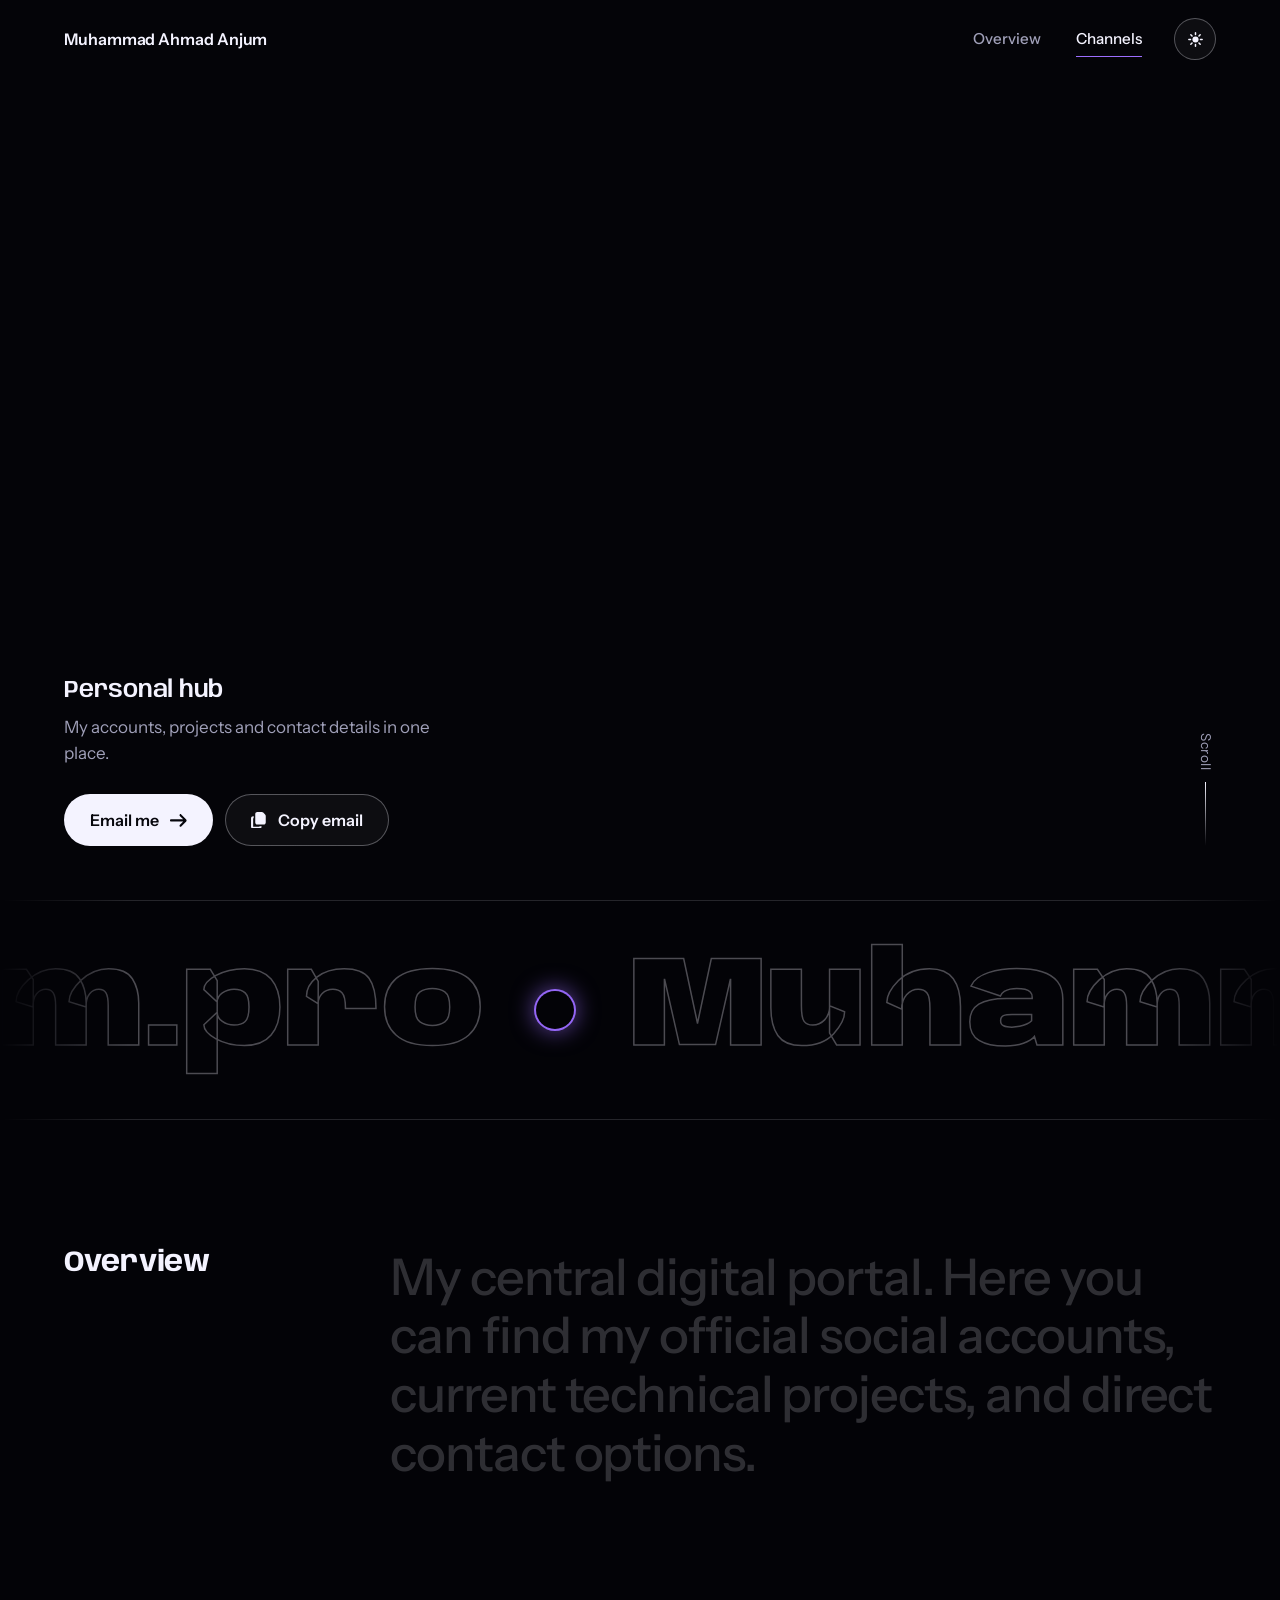
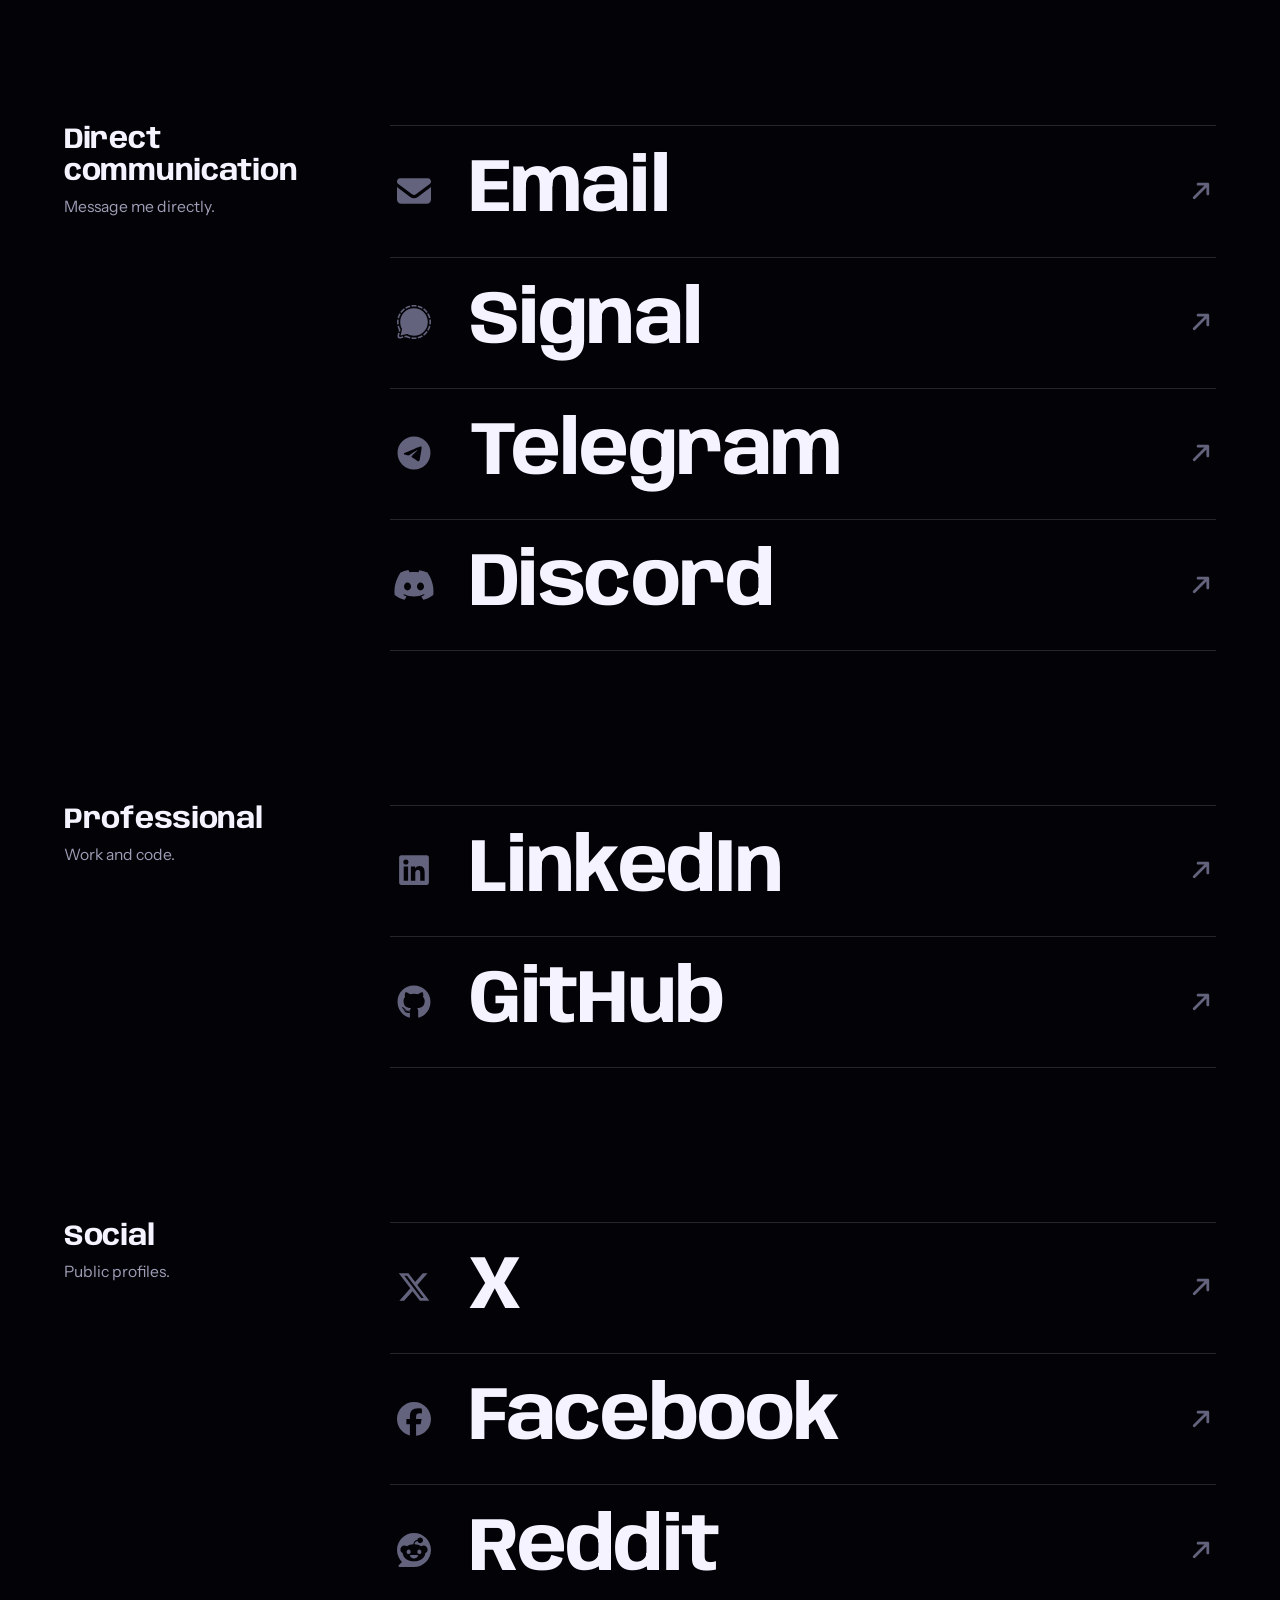
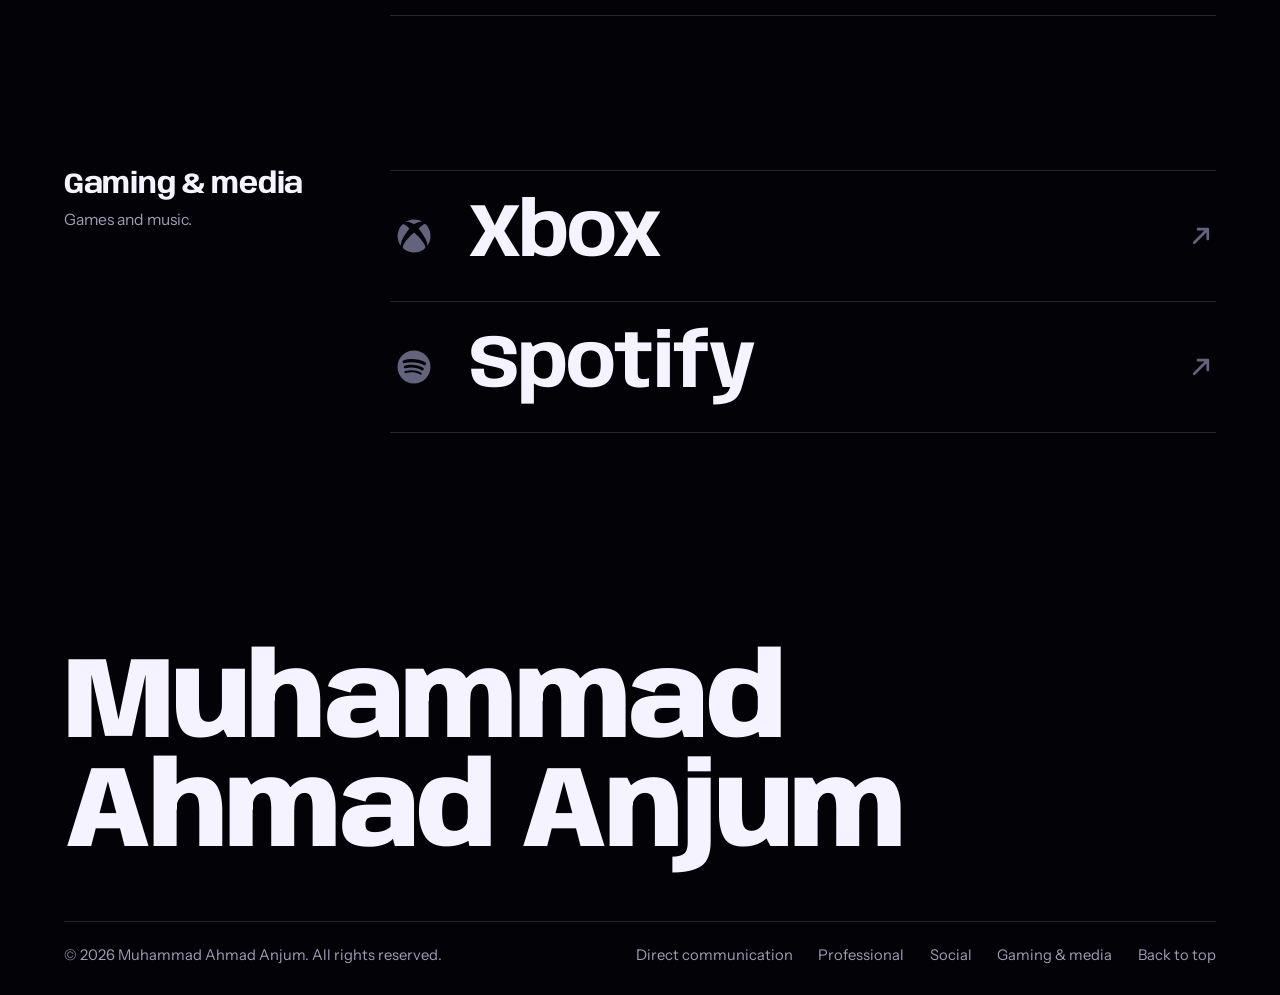
<file: index.html>
<!DOCTYPE html>
<html lang="en" class="no-js" data-theme="dark">
<head>
    <meta charset="utf-8">
    <meta name="viewport" content="width=device-width, initial-scale=1, viewport-fit=cover">
    <script>
        /* Runs before first paint: enables JS-only styles and applies the saved theme (no flash). */
        document.documentElement.className = 'js';
        try { if (localStorage.getItem('anjum_pro_theme') === 'light') document.documentElement.setAttribute('data-theme', 'light'); } catch (e) {}
    </script>

    <!-- Primary search engine SEO -->
    <title>Muhammad Ahmad Anjum | Official Personal Hub</title>
    <meta name="title" content="Muhammad Ahmad Anjum | Official Personal Hub">
    <meta name="description" content="Official website of Muhammad Ahmad Anjum. Find his official profiles and contact him by email, Signal, Telegram, Discord, LinkedIn or GitHub.">
    <meta name="keywords" content="Muhammad Ahmad Anjum, Ahmad Anjum, Anjum, anjum.pro, personal hub, personal website, portfolio, tech consultant">
    <meta name="author" content="Muhammad Ahmad Anjum">
    <meta name="robots" content="index, follow, max-image-preview:large, max-snippet:-1, max-video-preview:-1">
    <meta name="googlebot" content="index, follow, max-image-preview:large, max-snippet:-1, max-video-preview:-1">
    <meta name="application-name" content="Muhammad Ahmad Anjum">
    <meta name="apple-mobile-web-app-title" content="Anjum">
    <meta name="referrer" content="strict-origin-when-cross-origin">
    <meta name="color-scheme" content="dark light">
    <meta name="theme-color" content="#030307">
    <meta name="msapplication-TileColor" content="#030307">
    <link rel="canonical" href="https://anjum.pro/">
    <link rel="alternate" hreflang="en" href="https://anjum.pro/">
    <link rel="alternate" hreflang="x-default" href="https://anjum.pro/">

    <!-- Security & HTTPS policy -->
    <meta http-equiv="Content-Security-Policy" content="upgrade-insecure-requests">

    <!-- Tab icon and app icons -->
    <link rel="icon" href="favicon.svg" type="image/svg+xml">
    <link rel="icon" href="favicon.ico" sizes="48x48">
    <link rel="icon" href="assets/icons/favicon-32.png" type="image/png" sizes="32x32">
    <link rel="icon" href="assets/icons/favicon-16.png" type="image/png" sizes="16x16">
    <link rel="apple-touch-icon" href="assets/icons/apple-touch-icon.png" sizes="180x180">
    <link rel="manifest" href="site.webmanifest">

    <!-- Open Graph / Facebook / LinkedIn / WhatsApp / Telegram / Discord -->
    <meta property="og:type" content="website">
    <meta property="og:site_name" content="Muhammad Ahmad Anjum">
    <meta property="og:locale" content="en_US">
    <meta property="og:url" content="https://anjum.pro/">
    <meta property="og:title" content="Muhammad Ahmad Anjum | Official Personal Hub">
    <meta property="og:description" content="Muhammad Ahmad Anjum's official personal hub: social accounts, technical projects and direct contact options in one place.">
    <meta property="og:image" content="https://anjum.pro/assets/og-preview.png">
    <meta property="og:image:secure_url" content="https://anjum.pro/assets/og-preview.png">
    <meta property="og:image:type" content="image/png">
    <meta property="og:image:width" content="1200">
    <meta property="og:image:height" content="630">
    <meta property="og:image:alt" content="Muhammad Ahmad Anjum: official personal hub">

    <!-- Twitter / X -->
    <meta name="twitter:card" content="summary_large_image">
    <meta name="twitter:url" content="https://anjum.pro/">
    <meta name="twitter:title" content="Muhammad Ahmad Anjum | Official Personal Hub">
    <meta name="twitter:description" content="Official accounts, technical projects and direct contact options of Muhammad Ahmad Anjum.">
    <meta name="twitter:image" content="https://anjum.pro/assets/og-preview.png">
    <meta name="twitter:image:alt" content="Muhammad Ahmad Anjum: official personal hub">
    <meta name="twitter:site" content="@m_ahmad_anjum">
    <meta name="twitter:creator" content="@m_ahmad_anjum">

    <!-- Structured data (JSON-LD): site, page, and person entity for Google -->
    <script type="application/ld+json">
    {
      "@context": "https://schema.org",
      "@graph": [
        {
          "@type": "WebSite",
          "@id": "https://anjum.pro/#website",
          "url": "https://anjum.pro/",
          "name": "Muhammad Ahmad Anjum",
          "alternateName": ["anjum.pro"],
          "description": "Official personal hub of Muhammad Ahmad Anjum: social accounts, technical projects and direct contact options.",
          "inLanguage": "en",
          "publisher": { "@id": "https://anjum.pro/#person" }
        },
        {
          "@type": "ProfilePage",
          "@id": "https://anjum.pro/#webpage",
          "url": "https://anjum.pro/",
          "name": "Muhammad Ahmad Anjum | Official Personal Hub",
          "description": "Official website of Muhammad Ahmad Anjum. Official profiles and direct contact options.",
          "inLanguage": "en",
          "dateModified": "2026-10-08",
          "isPartOf": { "@id": "https://anjum.pro/#website" },
          "about": { "@id": "https://anjum.pro/#person" },
          "mainEntity": { "@id": "https://anjum.pro/#person" },
          "primaryImageOfPage": { "@id": "https://anjum.pro/#preview" }
        },
        {
          "@type": "Person",
          "@id": "https://anjum.pro/#person",
          "name": "Muhammad Ahmad Anjum",
          "alternateName": ["Ahmad Anjum"],
          "url": "https://anjum.pro/",
          "mainEntityOfPage": { "@id": "https://anjum.pro/#webpage" },
          "email": "mailto:ahmad@anjum.pro",
          "description": "Muhammad Ahmad Anjum: official social accounts and direct contact options.",
          "sameAs": [
            "https://www.linkedin.com/in/muhammadahmadanjum",
            "https://github.com/muhammadahmadanjum19",
            "https://x.com/m_ahmad_anjum",
            "https://www.facebook.com/muhammadahmadanjum.19",
            "https://www.reddit.com/user/muhammad_ahmad_anjum",
            "https://t.me/muhammad_ahmad_anjum",
            "https://open.spotify.com/user/31hgcnpl7imrjnil62mlmded3xci"
          ]
        },
        {
          "@type": "ImageObject",
          "@id": "https://anjum.pro/#preview",
          "url": "https://anjum.pro/assets/og-preview.png",
          "contentUrl": "https://anjum.pro/assets/og-preview.png",
          "width": 1200,
          "height": 630,
          "caption": "Muhammad Ahmad Anjum"
        }
      ]
    }
    </script>

    <!-- Fonts: Anybody (variable width + weight) for display, Instrument Sans for text -->
    <link rel="preconnect" href="https://fonts.googleapis.com">
    <link rel="preconnect" href="https://fonts.gstatic.com" crossorigin>
    <link href="https://fonts.googleapis.com/css2?family=Anybody:wdth,wght@50..150,100..900&family=Instrument+Sans:wght@400..700&display=swap" rel="stylesheet">

    <link rel="stylesheet" href="style.css?v=4">
    <script src="script.js?v=4" defer></script>
</head>
<body>
    <a class="skip" href="#main">Skip to content</a>

    <!-- Boot sequence: startup screen with the name -->
    <div class="loader" id="loader" aria-hidden="true">
        <div class="loader__core">
            <p class="loader__name" id="loaderName">Muhammad Ahmad Anjum</p>
        </div>
        <div class="loader__count"><span id="loaderNum">0</span><span class="loader__pct">%</span></div>
    </div>

    <!-- Atmosphere: cursor light and film grain -->
    <div class="glow" id="glow" aria-hidden="true"></div>
    <div class="grain" aria-hidden="true"></div>

    <header class="nav" id="nav">
        <a class="brand" href="#top" aria-label="Muhammad Ahmad Anjum. Back to top">
            <span class="brand__name">Muhammad Ahmad Anjum</span>
        </a>
        <nav class="nav__links" aria-label="Page sections">
            <a href="#overview" data-section="overview">Overview</a>
            <a href="#channels" data-section="channels">Channels</a>
        </nav>
        <button class="theme" id="themeBtn" type="button" aria-label="Switch to light theme">
            <svg class="theme__moon" aria-hidden="true" focusable="false"><use href="#i-moon"/></svg>
            <svg class="theme__sun" aria-hidden="true" focusable="false"><use href="#i-sun"/></svg>
        </button>
    </header>

    <main id="main">
        <!-- Hero -->
        <section class="hero" id="top" aria-labelledby="name">
            <div class="hero__inner">
                <h1 class="name" id="name"><span class="line">Muhammad</span> <span class="line">Ahmad</span> <span class="line">Anjum</span></h1>
                <p class="hero__sub rv">Personal hub</p>
                <p class="hero__lede rv">My accounts, projects and contact details in one place.</p>
                <div class="hero__actions rv">
                    <a class="btn btn--solid" href="mailto:ahmad@anjum.pro" data-magnet>
                        <span>Email me</span>
                        <svg aria-hidden="true" focusable="false"><use href="#i-arrow-right"/></svg>
                    </a>
                    <button class="btn btn--ghost" id="copyEmail" type="button" data-magnet>
                        <svg aria-hidden="true" focusable="false"><use href="#i-copy"/></svg>
                        <span>Copy email</span>
                    </button>
                </div>
            </div>
            <a class="cue rv" href="#overview" aria-label="Scroll to overview"><span>Scroll</span><i aria-hidden="true"></i></a>
        </section>

        <!-- Velocity ticker -->
        <div class="strip" id="strip" aria-hidden="true">
            <div class="strip__track" id="stripTrack">
                <span>Muhammad Ahmad Anjum</span><b></b><span>anjum.pro</span><b></b>
            </div>
        </div>

        <!-- Overview -->
        <section class="block" id="overview" aria-labelledby="overview-h">
            <header class="block__head">
                <h2 id="overview-h">Overview</h2>
            </header>
            <p class="statement" id="statement">My central digital portal. Here you can find my official social accounts, current technical projects, and direct contact options.</p>
        </section>

        <!-- Channels -->
        <div id="channels" class="channels">
            <section class="block" id="communication" aria-labelledby="communication-h">
                <header class="block__head">
                    <h2 id="communication-h">Direct communication</h2>
                    <p>Message me directly.</p>
                </header>
                <ul class="rows">
                    <li><a class="row" href="mailto:ahmad@anjum.pro" style="--brand:182,156,255">
                        <svg class="row__icon" aria-hidden="true" focusable="false"><use href="#i-envelope"/></svg>
                        <span class="row__label">Email</span>
                        <svg class="row__arrow" aria-hidden="true" focusable="false"><use href="#i-arrow-right"/></svg>
                    </a></li>
                    <li><a class="row" href="https://signal.me/#eu/giFS_uNofX14Y6HrnS8mdsIUWYYcZF1wOnW-ahIKJu_mPaOoOz5G_Kz8alIGQmPI" target="_blank" rel="noopener noreferrer" style="--brand:88,132,255">
                        <svg class="row__icon" aria-hidden="true" focusable="false"><use href="#i-signal"/></svg>
                        <span class="row__label">Signal<span class="sr"> (opens in a new tab)</span></span>
                        <svg class="row__arrow" aria-hidden="true" focusable="false"><use href="#i-arrow-right"/></svg>
                    </a></li>
                    <li><a class="row" href="https://t.me/muhammad_ahmad_anjum" target="_blank" rel="me noopener noreferrer" style="--brand:39,167,231">
                        <svg class="row__icon" aria-hidden="true" focusable="false"><use href="#i-telegram"/></svg>
                        <span class="row__label">Telegram<span class="sr"> (opens in a new tab)</span></span>
                        <svg class="row__arrow" aria-hidden="true" focusable="false"><use href="#i-arrow-right"/></svg>
                    </a></li>
                    <li><a class="row" href="https://discord.com/users/1290513391709982774" target="_blank" rel="noopener noreferrer" style="--brand:114,127,255">
                        <svg class="row__icon" aria-hidden="true" focusable="false"><use href="#i-discord"/></svg>
                        <span class="row__label">Discord<span class="sr"> (opens in a new tab)</span></span>
                        <svg class="row__arrow" aria-hidden="true" focusable="false"><use href="#i-arrow-right"/></svg>
                    </a></li>
                </ul>
            </section>

            <section class="block" id="professional" aria-labelledby="professional-h">
                <header class="block__head">
                    <h2 id="professional-h">Professional</h2>
                    <p>Work and code.</p>
                </header>
                <ul class="rows">
                    <li><a class="row" href="https://www.linkedin.com/in/muhammadahmadanjum" target="_blank" rel="me noopener noreferrer" style="--brand:58,150,240">
                        <svg class="row__icon" aria-hidden="true" focusable="false"><use href="#i-linkedin"/></svg>
                        <span class="row__label">LinkedIn<span class="sr"> (opens in a new tab)</span></span>
                        <svg class="row__arrow" aria-hidden="true" focusable="false"><use href="#i-arrow-right"/></svg>
                    </a></li>
                    <li><a class="row" href="https://github.com/muhammadahmadanjum19" target="_blank" rel="me noopener noreferrer" style="--brand:200,190,255">
                        <svg class="row__icon" aria-hidden="true" focusable="false"><use href="#i-github"/></svg>
                        <span class="row__label">GitHub<span class="sr"> (opens in a new tab)</span></span>
                        <svg class="row__arrow" aria-hidden="true" focusable="false"><use href="#i-arrow-right"/></svg>
                    </a></li>
                </ul>
            </section>

            <section class="block" id="social" aria-labelledby="social-h">
                <header class="block__head">
                    <h2 id="social-h">Social</h2>
                    <p>Public profiles.</p>
                </header>
                <ul class="rows">
                    <li><a class="row" href="https://x.com/m_ahmad_anjum" target="_blank" rel="me noopener noreferrer" style="--brand:220,215,255">
                        <svg class="row__icon" aria-hidden="true" focusable="false"><use href="#i-x"/></svg>
                        <span class="row__label">X<span class="sr"> (opens in a new tab)</span></span>
                        <svg class="row__arrow" aria-hidden="true" focusable="false"><use href="#i-arrow-right"/></svg>
                    </a></li>
                    <li><a class="row" href="https://www.facebook.com/muhammadahmadanjum.19" target="_blank" rel="me noopener noreferrer" style="--brand:62,140,255">
                        <svg class="row__icon" aria-hidden="true" focusable="false"><use href="#i-facebook"/></svg>
                        <span class="row__label">Facebook<span class="sr"> (opens in a new tab)</span></span>
                        <svg class="row__arrow" aria-hidden="true" focusable="false"><use href="#i-arrow-right"/></svg>
                    </a></li>
                    <li><a class="row" href="https://www.reddit.com/user/muhammad_ahmad_anjum" target="_blank" rel="me noopener noreferrer" style="--brand:255,102,48">
                        <svg class="row__icon" aria-hidden="true" focusable="false"><use href="#i-reddit"/></svg>
                        <span class="row__label">Reddit<span class="sr"> (opens in a new tab)</span></span>
                        <svg class="row__arrow" aria-hidden="true" focusable="false"><use href="#i-arrow-right"/></svg>
                    </a></li>
                </ul>
            </section>

            <section class="block" id="media" aria-labelledby="media-h">
                <header class="block__head">
                    <h2 id="media-h">Gaming &amp; media</h2>
                    <p>Games and music.</p>
                </header>
                <ul class="rows">
                    <li><a class="row" href="https://www.xbox.com/en-US/play/user/BLACKOT9367" target="_blank" rel="me noopener noreferrer" style="--brand:70,200,90">
                        <svg class="row__icon" aria-hidden="true" focusable="false"><use href="#i-xbox"/></svg>
                        <span class="row__label">Xbox<span class="sr"> (opens in a new tab)</span></span>
                        <svg class="row__arrow" aria-hidden="true" focusable="false"><use href="#i-arrow-right"/></svg>
                    </a></li>
                    <li><a class="row" href="https://open.spotify.com/user/31hgcnpl7imrjnil62mlmded3xci?si=28cba69f44d34da2" target="_blank" rel="me noopener noreferrer" style="--brand:30,215,96">
                        <svg class="row__icon" aria-hidden="true" focusable="false"><use href="#i-spotify"/></svg>
                        <span class="row__label">Spotify<span class="sr"> (opens in a new tab)</span></span>
                        <svg class="row__arrow" aria-hidden="true" focusable="false"><use href="#i-arrow-right"/></svg>
                    </a></li>
                </ul>
            </section>
        </div>
    </main>

    <footer class="foot">
        <p class="foot__name" id="footName" role="img" aria-label="Muhammad Ahmad Anjum">Muhammad Ahmad Anjum</p>
        <div class="foot__bar">
            <p>&copy; 2026 Muhammad Ahmad Anjum. All rights reserved.</p>
            <nav class="foot__links" aria-label="Footer">
                <a href="#communication">Direct communication</a>
                <a href="#professional">Professional</a>
                <a href="#social">Social</a>
                <a href="#media">Gaming &amp; media</a>
                <a href="#top">Back to top</a>
            </nav>
        </div>
    </footer>

    <div class="toast" id="toast" role="status" aria-live="polite"></div>

    <!-- Icon sprite. Font Awesome Free 7 icons (https://fontawesome.com/license/free, CC BY 4.0). -->
    <svg width="0" height="0" style="position:absolute" aria-hidden="true" focusable="false">
        <symbol id="i-envelope" viewBox="0 0 512 512" fill="currentColor"><path d="M48 64C21.5 64 0 85.5 0 112c0 15.1 7.1 29.3 19.2 38.4l208 156a48 48 0 0 0 57.6 0l208-156c12.1-9.1 19.2-23.3 19.2-38.4 0-26.5-21.5-48-48-48zM0 196v188c0 35.3 28.7 64 64 64h384c35.3 0 64-28.7 64-64V196L313.6 344.8c-34.1 25.6-81.1 25.6-115.2 0z"/></symbol>
        <symbol id="i-signal" viewBox="0 0 512 512" fill="currentColor"><path d="M256 0c-13.3 0-26.3 1-39.1 3l3.7 23.7C232.1 24.9 244 24 256 24s23.9.9 35.4 2.7L295.1 3c-12.8-2-25.8-3-39.1-3m60.8 7.3-5.7 23.3c23.4 5.7 45.4 14.9 65.4 27.1L389 37.2c-22.1-13.4-46.4-23.6-72.2-29.9m76.4 61.6c19.1 14 36 30.9 50.1 50.1l19.4-14.2C447 83.6 428.4 65 407.3 49.5l-14.2 19.3zm81.7 54.2-20.5 12.5c12.2 20 21.4 42 27.1 65.4l23.3-5.7c-6.3-25.8-16.5-50.1-29.9-72.2m10.5 97.5c1.8 11.5 2.7 23.4 2.7 35.4s-.9 23.9-2.7 35.4l23.7 3.7c1.9-12.7 3-25.8 3-39.1s-1-26.3-3-39.1zm-31 155.9 20.5 12.5c13.4-22.1 23.6-46.4 29.9-72.2l-23.3-5.7c-5.7 23.4-14.9 45.4-27.1 65.4m8.2 30.8-19.4-14.2c-14 19.1-30.9 36-50.1 50.1l14.2 19.4c21.1-15.5 39.8-34.1 55.2-55.2zm-86.1 47c-20 12.2-42 21.4-65.4 27.1l5.7 23.3c25.8-6.3 50.1-16.5 72.2-29.9zM295.1 509l-3.7-23.7c-11.5 1.8-23.4 2.7-35.4 2.7s-23.9-.9-35.4-2.7l-3.7 23.7c12.7 1.9 25.8 3 39.1 3s26.3-1 39.1-3M201 481.4c-17.6-4.3-34.4-10.6-50.1-18.6l-7.8-4-32.8 7.7 5.5 23.4 24.3-5.7c17.4 8.9 35.9 15.8 55.3 20.5l5.7-23.3zM95.4 494.6 90 471.3 48.3 481c-10.4 2.4-19.7-6.9-17.3-17.3l9.7-41.6-23.4-5.5-9.7 41.6C1.2 486 26 510.8 53.8 504.4l41.6-9.7zm-50-92.9 7.7-32.8-4-7.8c-8-15.7-14.3-32.5-18.6-50.1l-23.2 5.7c4.7 19.4 11.6 38 20.4 55.3L22 396.3l23.4 5.5zM3 295.1l23.7-3.7C24.9 279.9 24 268 24 256s.9-23.9 2.7-35.4L3 216.9c-2 12.8-3 25.8-3 39.1s1 26.3 3 39.1M30.6 201c5.7-23.4 14.9-45.4 27.1-65.4l-20.5-12.5c-13.4 22.1-23.6 46.4-29.9 72.2zm18.9-96.2L68.9 119c14-19.1 30.9-36 50.1-50.1l-14.3-19.4C83.6 65 65 83.6 49.5 104.7zm86.1-47c20-12.2 42-21.4 65.4-27.1l-5.8-23.4c-25.8 6.3-50.1 16.5-72.2 29.9l12.5 20.5zM256 464c114.9 0 208-93.1 208-208S370.9 48 256 48 48 141.1 48 256c0 36.4 9.4 70.7 25.8 100.5 1.6 2.9 2.1 6.2 1.4 9.4l-21.6 92.5 92.5-21.6c3.2-.7 6.5-.2 9.4 1.4 29.8 16.5 64 25.8 100.5 25.8"/></symbol>
        <symbol id="i-telegram" viewBox="0 0 512 512" fill="currentColor"><path d="M256 8a248 248 0 1 0 0 496 248 248 0 1 0 0-496m115 168.7c-3.7 39.2-19.9 134.4-28.1 178.3-3.5 18.6-10.3 24.8-16.9 25.4-14.4 1.3-25.3-9.5-39.3-18.7-21.8-14.3-34.2-23.2-55.3-37.2-24.5-16.1-8.6-25 5.3-39.5 3.7-3.8 67.1-61.5 68.3-66.7.2-.7.3-3.1-1.2-4.4s-3.6-.8-5.1-.5c-2.2.5-37.1 23.5-104.6 69.1-9.9 6.8-18.9 10.1-26.9 9.9-8.9-.2-25.9-5-38.6-9.1-15.5-5-27.9-7.7-26.8-16.3.6-4.5 6.7-9 18.4-13.7 72.3-31.5 120.5-52.3 144.6-62.3 68.9-28.6 83.2-33.6 92.5-33.8 2.1 0 6.6.5 9.6 2.9 2 1.7 3.2 4.1 3.5 6.7.5 3.2.6 6.5.4 9.8z"/></symbol>
        <symbol id="i-discord" viewBox="0 0 576 512" fill="currentColor"><path d="M492.5 69.8c-.2-.3-.4-.6-.8-.7-38.1-17.5-78.4-30-119.7-37.1-.4-.1-.8 0-1.1.1s-.6.4-.8.8c-5.5 9.9-10.5 20.2-14.9 30.6-44.6-6.8-89.9-6.8-134.4 0-4.5-10.5-9.5-20.7-15.1-30.6-.2-.3-.5-.6-.8-.8s-.7-.2-1.1-.2C162.5 39 122.2 51.5 84.1 69c-.3.1-.6.4-.8.7C7.1 183.5-13.8 294.6-3.6 404.2c0 .3.1.5.2.8s.3.4.5.6c44.4 32.9 94 58 146.8 74.2.4.1.8.1 1.1 0s.7-.4.9-.7c11.3-15.4 21.4-31.8 30-48.8.1-.2.2-.5.2-.8s0-.5-.1-.8-.2-.5-.4-.6-.4-.3-.7-.4c-15.8-6.1-31.2-13.4-45.9-21.9-.3-.2-.5-.4-.7-.6s-.3-.6-.3-.9 0-.6.2-.9.3-.5.6-.7c3.1-2.3 6.2-4.7 9.1-7.1.3-.2.6-.4.9-.4s.7 0 1 .1c96.2 43.9 200.4 43.9 295.5 0 .3-.1.7-.2 1-.2s.7.2.9.4c2.9 2.4 6 4.9 9.1 7.2.2.2.4.4.6.7s.2.6.2.9-.1.6-.3.9-.4.5-.6.6c-14.7 8.6-30 15.9-45.9 21.8-.2.1-.5.2-.7.4s-.3.4-.4.7-.1.5-.1.8.1.5.2.8c8.8 17 18.8 33.3 30 48.8.2.3.6.6.9.7s.8.1 1.1 0c52.9-16.2 102.6-41.3 147.1-74.2.2-.2.4-.4.5-.6s.2-.5.2-.8c12.3-126.8-20.5-236.9-86.9-334.5zm-302 267.7c-29 0-52.8-26.6-52.8-59.2s23.4-59.2 52.8-59.2c29.7 0 53.3 26.8 52.8 59.2 0 32.7-23.4 59.2-52.8 59.2m195.4 0c-29 0-52.8-26.6-52.8-59.2s23.4-59.2 52.8-59.2c29.7 0 53.3 26.8 52.8 59.2 0 32.7-23.2 59.2-52.8 59.2"/></symbol>
        <symbol id="i-linkedin" viewBox="0 0 448 512" fill="currentColor"><path d="M416 32H31.9C14.3 32 0 46.5 0 64.3v383.4C0 465.5 14.3 480 31.9 480H416c17.6 0 32-14.5 32-32.3V64.3c0-17.8-14.4-32.3-32-32.3M135.4 416H69V202.2h66.5V416zM102.2 96a38.5 38.5 0 1 1 0 77 38.5 38.5 0 1 1 0-77m282.1 320h-66.4V312c0-24.8-.5-56.7-34.5-56.7-34.6 0-39.9 27-39.9 54.9V416h-66.4V202.2h63.7v29.2h.9c8.9-16.8 30.6-34.5 62.9-34.5 67.2 0 79.7 44.3 79.7 101.9z"/></symbol>
        <symbol id="i-github" viewBox="0 0 512 512" fill="currentColor"><path d="M173.9 397.4c0 2-2.3 3.6-5.2 3.6-3.3.3-5.6-1.3-5.6-3.6 0-2 2.3-3.6 5.2-3.6 3-.3 5.6 1.3 5.6 3.6m-31.1-4.5c-.7 2 1.3 4.3 4.3 4.9 2.6 1 5.6 0 6.2-2s-1.3-4.3-4.3-5.2c-2.6-.7-5.5.3-6.2 2.3m44.2-1.7c-2.9.7-4.9 2.6-4.6 4.9.3 2 2.9 3.3 5.9 2.6 2.9-.7 4.9-2.6 4.6-4.6-.3-1.9-3-3.2-5.9-2.9M252.8 8C114.1 8 8 113.3 8 252c0 110.9 69.8 205.8 169.5 239.2 12.8 2.3 17.3-5.6 17.3-12.1 0-6.2-.3-40.4-.3-61.4 0 0-70 15-84.7-29.8 0 0-11.4-29.1-27.8-36.6 0 0-22.9-15.7 1.6-15.4 0 0 24.9 2 38.6 25.8 21.9 38.6 58.6 27.5 72.9 20.9 2.3-16 8.8-27.1 16-33.7-55.9-6.2-112.3-14.3-112.3-110.5 0-27.5 7.6-41.3 23.6-58.9-2.6-6.5-11.1-33.3 2.6-67.9 20.9-6.5 69 27 69 27 20-5.6 41.5-8.5 62.8-8.5s42.8 2.9 62.8 8.5c0 0 48.1-33.6 69-27 13.7 34.7 5.2 61.4 2.6 67.9 16 17.7 25.8 31.5 25.8 58.9 0 96.5-58.9 104.2-114.8 110.5 9.2 7.9 17 22.9 17 46.4 0 33.7-.3 75.4-.3 83.6 0 6.5 4.6 14.4 17.3 12.1C436.2 457.8 504 362.9 504 252 504 113.3 391.5 8 252.8 8M105.2 352.9c-1.3 1-1 3.3.7 5.2 1.6 1.6 3.9 2.3 5.2 1 1.3-1 1-3.3-.7-5.2-1.6-1.6-3.9-2.3-5.2-1m-10.8-8.1c-.7 1.3.3 2.9 2.3 3.9 1.6 1 3.6.7 4.3-.7.7-1.3-.3-2.9-2.3-3.9-2-.6-3.6-.3-4.3.7m32.4 35.6c-1.6 1.3-1 4.3 1.3 6.2 2.3 2.3 5.2 2.6 6.5 1 1.3-1.3.7-4.3-1.3-6.2-2.2-2.3-5.2-2.6-6.5-1m-11.4-14.7c-1.6 1-1.6 3.6 0 5.9s4.3 3.3 5.6 2.3c1.6-1.3 1.6-3.9 0-6.2-1.4-2.3-4-3.3-5.6-2"/></symbol>
        <symbol id="i-x" viewBox="0 0 448 512" fill="currentColor"><path d="M357.2 48h70.6L273.6 224.2 455 464H313L201.7 318.6 74.5 464H3.8l164.9-188.5L-5.2 48h145.6l100.5 132.9zm-24.8 373.8h39.1L119.1 88h-42z"/></symbol>
        <symbol id="i-facebook" viewBox="0 0 512 512" fill="currentColor"><path d="M512 256C512 114.6 397.4 0 256 0S0 114.6 0 256c0 120 82.7 220.8 194.2 248.5V334.2h-52.8V256h52.8v-33.7c0-87.1 39.4-127.5 125-127.5 16.2 0 44.2 3.2 55.7 6.4V172c-6-.6-16.5-1-29.6-1-42 0-58.2 15.9-58.2 57.2V256h83.6l-14.4 78.2H287v175.9C413.8 494.8 512 386.9 512 256"/></symbol>
        <symbol id="i-reddit" viewBox="0 0 512 512" fill="currentColor"><path d="M0 256C0 114.6 114.6 0 256 0s256 114.6 256 256-114.6 256-256 256H37.1c-13.7 0-20.5-16.5-10.9-26.2L75 437C28.7 390.7 0 326.7 0 256m349.6-102.4c23.6 0 42.7-19.1 42.7-42.7s-19.1-42.7-42.7-42.7c-20.6 0-37.8 14.6-41.8 34-34.5 3.7-61.4 33-61.4 68.4v.2c-37.5 1.6-71.8 12.3-99 29.1-10.1-7.8-22.8-12.5-36.5-12.5-33 0-59.8 26.8-59.8 59.8 0 24 14.1 44.6 34.4 54.1 2 69.4 77.6 125.2 170.6 125.2s168.7-55.9 170.6-125.3c20.2-9.6 34.1-30.2 34.1-54 0-33-26.8-59.8-59.8-59.8-13.7 0-26.3 4.6-36.4 12.4-27.4-17-62.1-27.7-100-29.1v-.2c0-25.4 18.9-46.5 43.4-49.9 4.4 18.8 21.3 32.8 41.5 32.8zm-172.5 93.3c16.7 0 29.5 17.6 28.5 39.3s-13.5 29.6-30.3 29.6-31.4-8.8-30.4-30.5S160.3 247 177 247zm190.1 38.3c1 21.7-13.7 30.5-30.4 30.5s-29.3-7.9-30.3-29.6 11.8-39.3 28.5-39.3 31.2 16.6 32.1 38.3zm-48.1 56.7c-10.3 24.6-34.6 41.9-63 41.9s-52.7-17.3-63-41.9c-1.2-2.9.8-6.2 3.9-6.5 18.4-1.9 38.3-2.9 59.1-2.9s40.7 1 59.1 2.9c3.1.3 5.1 3.6 3.9 6.5"/></symbol>
        <symbol id="i-xbox" viewBox="0 0 512 512" fill="currentColor"><path d="M369.9 318.2c44.3 54.3 64.7 98.8 54.4 118.7-7.9 15.1-56.7 44.6-92.6 55.9-29.6 9.3-68.4 13.3-100.4 10.2-38.2-3.7-76.9-17.4-110.1-39C93.3 445.8 87 438.3 87 423.4c0-29.9 32.9-82.3 89.2-142.1 32-33.9 76.5-73.7 81.4-72.6 9.4 2.1 84.3 75.1 112.3 109.5M188.6 143.8c-29.7-26.9-58.1-53.9-86.4-63.4-15.2-5.1-16.3-4.8-28.7 8.1-29.2 30.4-53.5 79.7-60.3 122.4-5.4 34.2-6.1 43.8-4.2 60.5 5.6 50.5 17.3 85.4 40.5 120.9 9.5 14.6 12.1 17.3 9.3 9.9-4.2-11-.3-37.5 9.5-64 14.3-39 53.9-112.9 120.3-194.4m311.6 63.5C483.3 127.3 432.7 77 425.6 77c-7.3 0-24.2 6.5-36 13.9-23.3 14.5-41 31.4-64.3 52.8C367.7 197 427.5 283.1 448.2 346c6.8 20.7 9.7 41.1 7.4 52.3-1.7 8.5-1.7 8.5 1.4 4.6 6.1-7.7 19.9-31.3 25.4-43.5 7.4-16.2 15-40.2 18.6-58.7 4.3-22.5 3.9-70.8-.8-93.4M141.3 43C189 40.5 251 77.5 255.6 78.4c.7.1 10.4-4.2 21.6-9.7 63.9-31.1 94-25.8 107.4-25.2-63.9-39.3-152.7-50-233.9-11.7-23.4 11.1-24 11.9-9.4 11.2"/></symbol>
        <symbol id="i-spotify" viewBox="0 0 512 512" fill="currentColor"><path d="M256 8a248 248 0 1 0 0 496 248 248 0 1 0 0-496m100.7 364.9c-4.2 0-6.8-1.3-10.7-3.6-62.4-37.6-135-39.2-206.7-24.5-3.9 1-9 2.6-11.9 2.6-9.7 0-15.8-7.7-15.8-15.8 0-10.3 6.1-15.2 13.6-16.8 81.9-18.1 165.6-16.5 237 26.2 6.1 3.9 9.7 7.4 9.7 16.5s-7.1 15.4-15.2 15.4m26.9-65.6c-5.2 0-8.7-2.3-12.3-4.2-62.5-37-155.7-51.9-238.6-29.4-4.8 1.3-7.4 2.6-11.9 2.6-10.7 0-19.4-8.7-19.4-19.4s5.2-17.8 15.5-20.7c27.8-7.8 56.2-13.6 97.8-13.6 64.9 0 127.6 16.1 177 45.5 8.1 4.8 11.3 11 11.3 19.7-.1 10.8-8.5 19.5-19.4 19.5m31-76.2c-5.2 0-8.4-1.3-12.9-3.9-71.2-42.5-198.5-52.7-280.9-29.7-3.6 1-8.1 2.6-12.9 2.6-13.2 0-23.3-10.3-23.3-23.6 0-13.6 8.4-21.3 17.4-23.9 35.2-10.3 74.6-15.2 117.5-15.2 73 0 149.5 15.2 205.4 47.8 7.8 4.5 12.9 10.7 12.9 22.6 0 13.6-11 23.3-23.2 23.3"/></symbol>
        <symbol id="i-arrow-right" viewBox="0 0 512 512" fill="currentColor"><path d="M502.6 278.6c12.5-12.5 12.5-32.8 0-45.3l-160-160c-12.5-12.5-32.8-12.5-45.3 0s-12.5 32.8 0 45.3L402.7 224H32c-17.7 0-32 14.3-32 32s14.3 32 32 32h370.7L297.3 393.4c-12.5 12.5-12.5 32.8 0 45.3s32.8 12.5 45.3 0l160-160z"/></symbol>
        <symbol id="i-arrow-up" viewBox="0 0 384 512" fill="currentColor"><path d="M214.6 17.4c-12.5-12.5-32.8-12.5-45.3 0l-160 160c-12.5 12.5-12.5 32.8 0 45.3s32.8 12.5 45.3 0L160 117.3V488c0 17.7 14.3 32 32 32s32-14.3 32-32V117.3l105.4 105.4c12.5 12.5 32.8 12.5 45.3 0s12.5-32.8 0-45.3l-160-160z"/></symbol>
        <symbol id="i-moon" viewBox="0 0 512 512" fill="currentColor"><path d="M256 0C114.6 0 0 114.6 0 256s114.6 256 256 256c68.8 0 131.3-27.2 177.3-71.4 7.3-7 9.4-17.9 5.3-27.1s-13.7-14.9-23.8-14.1c-4.9.4-9.8.6-14.8.6-101.6 0-184-82.4-184-184 0-72.1 41.5-134.6 102.1-164.8 9.1-4.5 14.3-14.3 13.1-24.4s-8.6-18.3-18.5-20.5C294.4 2.2 275.4 0 256 0"/></symbol>
        <symbol id="i-sun" viewBox="0 0 24 24" fill="none" stroke="currentColor" stroke-width="2.1" stroke-linecap="round"><circle cx="12" cy="12" r="4.3" fill="currentColor" stroke="none"/><path d="M12 2.6v2.4M12 19v2.4M2.6 12H5M19 12h2.4M5.4 5.4l1.7 1.7M16.9 16.9l1.7 1.7M18.6 5.4l-1.7 1.7M7.1 16.9l-1.7 1.7"/></symbol>
        <symbol id="i-copy" viewBox="0 0 448 512" fill="currentColor"><path d="M192 0c-35.3 0-64 28.7-64 64v256c0 35.3 28.7 64 64 64h192c35.3 0 64-28.7 64-64V119.4c0-17.4-7.1-34.1-19.7-46.2l-57.7-55.4A64.1 64.1 0 0 0 326.3 0zM64 128c-35.3 0-64 28.7-64 64v256c0 35.3 28.7 64 64 64h192c35.3 0 64-28.7 64-64v-16h-64v16H64V192h16v-64z"/></symbol>
        <symbol id="i-check" viewBox="0 0 448 512" fill="currentColor"><path d="M434.8 70.1c14.3 10.4 17.5 30.4 7.1 44.7l-256 352c-5.5 7.6-14 12.3-23.4 13.1s-18.5-2.7-25.1-9.3l-128-128c-12.5-12.5-12.5-32.8 0-45.3s32.8-12.5 45.3 0l101.5 101.5 234-321.7c10.4-14.3 30.4-17.5 44.7-7.1z"/></symbol>
    </svg>
</body>
</html>
</file>
<file: style.css>
/* ==========================================================================
   anjum.pro
   A type-led personal hub: a width-warping name, a quiet monochrome ledger
   of links, and a platform brand colour on hover.
   ========================================================================== */

:root {
    --void: #030307;
    --void-rgb: 3, 3, 7;
    --ink: #f4f3ff;
    --dim: #9d9db6;
    --faint: #63637e;
    --line: rgba(244, 243, 255, 0.14);
    --line-strong: rgba(244, 243, 255, 0.3);
    --glass: rgba(255, 255, 255, 0.04);
    --plasma-rgb: 154, 107, 255;
    --btn-bg: #f4f3ff;
    --btn-ink: #06060c;

    --f-display: "Anybody", "Arial Narrow", "Helvetica Neue", Arial, sans-serif;
    --f-text: "Instrument Sans", system-ui, -apple-system, "Segoe UI", Roboto, sans-serif;

    --pad: clamp(20px, 5vw, 72px);
    --max: 1480px;
    --ease: cubic-bezier(0.16, 1, 0.3, 1);
    --ease-io: cubic-bezier(0.65, 0, 0.35, 1);
}

html[data-theme="light"] {
    --void: #d9d8e4;
    --void-rgb: 217, 216, 228;
    --ink: #07070e;
    --dim: #42425b;
    --faint: #6a6a85;
    --line: rgba(7, 7, 14, 0.18);
    --line-strong: rgba(7, 7, 14, 0.38);
    --glass: rgba(7, 7, 14, 0.05);
    --plasma-rgb: 90, 47, 217;
    --btn-bg: #07070e;
    --btn-ink: #f4f3ff;
}

/* ---------- Base ---------- */
*, *::before, *::after { box-sizing: border-box; }

html {
    background: var(--void);
    color-scheme: dark;
    scroll-behavior: smooth;
    scroll-padding-top: 5.5rem;
    -webkit-text-size-adjust: 100%;
            text-size-adjust: 100%;
}
html[data-theme="light"] { color-scheme: light; }

body {
    margin: 0;
    min-height: 100vh;
    background: var(--void);
    color: var(--ink);
    font-family: var(--f-text);
    font-size: 1.0625rem;
    line-height: 1.55;
    -webkit-font-smoothing: antialiased;
    -moz-osx-font-smoothing: grayscale;
    overflow-x: clip;
}

h1, h2, p, ul { margin: 0; }
ul { padding: 0; list-style: none; }
a { color: inherit; }
svg { display: block; }

::selection { background: rgba(var(--plasma-rgb), 0.45); color: var(--ink); }

:focus-visible {
    outline: 2px solid rgb(var(--plasma-rgb));
    outline-offset: 4px;
    border-radius: 6px;
}

.sr {
    position: absolute; width: 1px; height: 1px; margin: -1px; padding: 0;
    overflow: hidden; clip: rect(0 0 0 0); white-space: nowrap; border: 0;
}

.skip {
    position: fixed; left: 12px; top: -64px; z-index: 200;
    padding: 0.7rem 1rem; border-radius: 10px;
    background: var(--ink); color: var(--void);
    font-weight: 600; text-decoration: none;
    transition: top 0.2s var(--ease);
}
.skip:focus { top: 12px; }

/* ---------- Atmosphere ---------- */
.glow {
    position: fixed; left: 0; top: 0; z-index: 1;
    width: 560px; height: 560px; margin: -280px 0 0 -280px;
    border-radius: 50%; pointer-events: none; opacity: 0;
    background: radial-gradient(circle, rgba(var(--plasma-rgb), 0.15), transparent 62%);
    transition: opacity 0.6s var(--ease);
    will-change: transform;
}
.glow.on { opacity: 1; }

.grain {
    position: fixed; inset: 0; z-index: 60; pointer-events: none;
    opacity: 0.09; mix-blend-mode: overlay;
    background-image: url("data:image/svg+xml;utf8,<svg xmlns='http://www.w3.org/2000/svg' width='180' height='180'><filter id='n'><feTurbulence type='fractalNoise' baseFrequency='.85' numOctaves='2' stitchTiles='stitch'/><feColorMatrix values='0 0 0 0 1 0 0 0 0 1 0 0 0 0 1 0 0 0 .6 0'/></filter><rect width='100%' height='100%' filter='url(%23n)'/></svg>");
}
html[data-theme="light"] .grain { mix-blend-mode: multiply; opacity: 0.06; }

/* ---------- Boot sequence ---------- */
.loader { display: none; }

.js .loader {
    display: block; position: fixed; inset: 0; z-index: 100;
    background: var(--void);
    transition: opacity 0.7s var(--ease);
    /* If scripts ever fail, the loader removes itself. */
    animation: loader-failsafe 0.01s linear 6s forwards;
}
.loader.is-leaving { opacity: 0; pointer-events: none; }
.loader.is-done { display: none; }

@keyframes loader-failsafe { to { opacity: 0; visibility: hidden; } }

.loader__core {
    position: absolute; left: 50%; top: 50%;
    width: min(90vw, 980px); transform: translate(-50%, -50%);
    color: var(--ink); text-align: center;
}
.loader__name {
    font-family: var(--f-display); font-weight: 800; font-stretch: 100%;
    font-size: clamp(2.1rem, 7vw, 4.4rem); line-height: 1.02; letter-spacing: -0.025em;
    text-wrap: balance;
}
.wd { display: inline-block; white-space: nowrap; }
.loader .wm-l { display: inline-block; opacity: 0.14; transition: opacity 0.35s, text-shadow 0.35s; }
.loader .wm-l.on { opacity: 1; text-shadow: 0 0 22px rgba(var(--plasma-rgb), 0.85); }

.loader__count {
    position: absolute; left: var(--pad); bottom: clamp(20px, 5vh, 56px);
    display: flex; align-items: flex-start; gap: 0.05em;
    font-family: var(--f-display); font-weight: 800; font-stretch: 100%;
    font-size: clamp(3.5rem, 13vw, 10rem); line-height: 0.8; letter-spacing: -0.04em;
    font-variant-numeric: tabular-nums; color: var(--ink);
}
.loader__pct { font-size: 0.28em; line-height: 1; font-weight: 600; margin-top: 0.1em; color: var(--dim); letter-spacing: 0; }

/* ---------- Navigation ---------- */
.nav {
    position: fixed; top: 0; left: 0; right: 0; z-index: 50;
    display: flex; align-items: center; justify-content: space-between; gap: 1rem;
    padding: 18px var(--pad);
    border-bottom: 1px solid transparent;
    transition: padding 0.4s var(--ease), background-color 0.4s, border-color 0.4s, opacity 0.8s 0.2s;
}
.nav.is-stuck {
    padding-block: 11px;
    background: rgba(var(--void-rgb), 0.62);
    -webkit-backdrop-filter: blur(18px) saturate(1.4);
            backdrop-filter: blur(18px) saturate(1.4);
    border-bottom-color: var(--line);
}

.brand { display: inline-flex; align-items: center; gap: 0.75rem; text-decoration: none; color: var(--ink); }
.brand__name { font-weight: 600; font-size: 1rem; letter-spacing: -0.005em; white-space: nowrap; }

.nav__links { display: flex; align-items: center; gap: clamp(1rem, 3vw, 2.2rem); margin-left: auto; margin-right: 1rem; }
.nav__links a {
    position: relative; text-decoration: none; font-size: 0.95rem; font-weight: 500; color: var(--dim);
    padding-block: 6px; transition: color 0.3s;
}
.nav__links a::after {
    content: ""; position: absolute; left: 0; right: 0; bottom: 0; height: 1px;
    background: rgb(var(--plasma-rgb)); transform: scaleX(0); transform-origin: left;
    transition: transform 0.5s var(--ease);
}
.nav__links a:hover, .nav__links a.is-active { color: var(--ink); }
.nav__links a:hover::after, .nav__links a.is-active::after { transform: scaleX(1); }

.theme {
    position: relative; width: 42px; height: 42px; flex: none;
    display: grid; place-items: center; padding: 0; cursor: pointer;
    color: var(--ink); background: var(--glass);
    border: 1px solid var(--line-strong); border-radius: 50%;
    transition: border-color 0.3s, background-color 0.3s, transform 0.5s var(--ease);
}
.theme:hover { border-color: rgb(var(--plasma-rgb)); background: rgba(var(--plasma-rgb), 0.14); transform: rotate(20deg); }
.theme svg { position: absolute; width: 17px; height: 17px; transition: transform 0.6s var(--ease), opacity 0.4s; }
/* The icon shows the theme you will switch to. */
html[data-theme="dark"]  .theme__moon { opacity: 0; transform: rotate(-90deg) scale(0.4); }
html[data-theme="light"] .theme__sun  { opacity: 0; transform: rotate(90deg) scale(0.4); }

/* ---------- Hero ---------- */
main { position: relative; z-index: 2; }

.hero {
    position: relative; min-height: 100vh; min-height: 100svh;
    display: flex; flex-direction: column; justify-content: flex-end;
    padding: 7rem var(--pad) clamp(28px, 6vh, 64px);
}
.hero__inner { width: 100%; max-width: var(--max); margin-inline: auto; }

.name {
    font-family: var(--f-display); font-weight: 800; font-stretch: 100%;
    font-size: var(--name-fs, clamp(3rem, 12.5vw, 9.5rem));
    line-height: 0.9; letter-spacing: -0.025em;
    margin-bottom: 0.32em; color: var(--ink);
}
.name .line { display: block; width: max-content; white-space: nowrap; }
.name .ch { display: inline-block; white-space: pre; font-stretch: 100%; }

.hero__sub { font-family: var(--f-display); font-weight: 600; font-size: clamp(1.1rem, 1rem + 0.6vw, 1.5rem); letter-spacing: -0.01em; }
.hero__lede { margin: 0.25rem 0 1.7rem; max-width: 36ch; color: var(--dim); }
.hero__actions { display: flex; flex-wrap: wrap; gap: 0.75rem; }

.btn {
    --bx: 0px; --by: 0px;
    position: relative; overflow: hidden;
    display: inline-flex; align-items: center; gap: 0.7rem;
    height: 3.25rem; padding: 0 1.55rem; border-radius: 999px;
    font: 600 1rem/1 var(--f-text); text-decoration: none; cursor: pointer;
    transform: translate(var(--bx), var(--by));
    transition: transform 0.3s var(--ease), background-color 0.3s, border-color 0.3s, box-shadow 0.5s var(--ease), color 0.3s;
}
.btn svg { width: 1.05em; height: 1.05em; flex: none; }
.btn span { position: relative; z-index: 1; }
.btn svg { position: relative; z-index: 1; }

.btn--solid { background: var(--btn-bg); color: var(--btn-ink); border: 1px solid transparent; }
.btn--solid::after {
    content: ""; position: absolute; inset: 0;
    background: linear-gradient(110deg, transparent 30%, rgba(var(--plasma-rgb), 0.5) 50%, transparent 70%);
    transform: translateX(-120%); transition: transform 0.9s var(--ease);
}
.btn--solid:hover { box-shadow: 0 0 44px -6px rgba(var(--plasma-rgb), 0.8); }
.btn--solid:hover::after { transform: translateX(120%); }
.btn--solid svg { transition: transform 0.5s var(--ease); }
.btn--solid:hover svg { transform: translateX(4px); }

.btn--ghost {
    background: var(--glass); color: var(--ink); border: 1px solid var(--line-strong);
    -webkit-backdrop-filter: blur(10px); backdrop-filter: blur(10px);
}
.btn--ghost:hover { border-color: rgb(var(--plasma-rgb)); background: rgba(var(--plasma-rgb), 0.14); }
.btn:active { transform: translate(var(--bx), var(--by)) scale(0.97); }

.cue {
    position: absolute; right: var(--pad); bottom: clamp(28px, 6vh, 64px);
    display: flex; flex-direction: column; align-items: center; gap: 12px;
    color: var(--dim); text-decoration: none; font-size: 0.85rem; letter-spacing: 0.04em;
}
.cue span { writing-mode: vertical-rl; }
.cue i { display: block; width: 1px; height: 64px; background: linear-gradient(var(--ink), transparent); transform-origin: top; animation: cue 2.4s var(--ease-io) infinite; }
@keyframes cue { 0% { transform: scaleY(0); opacity: 0; } 40% { transform: scaleY(1); opacity: 1; } 100% { transform: scaleY(1); opacity: 0; } }

/* Hero entrance (one orchestrated moment, triggered once the page opens). */
.js .rv { opacity: 0; transform: translateY(16px); transition: opacity 1s var(--ease), transform 1s var(--ease); animation: rv-failsafe 0.01s linear 6.5s forwards; }
.js.is-ready .rv { opacity: 1; transform: none; }
.hero__sub { transition-delay: 0.3s; }
.hero__lede { transition-delay: 0.45s; }
.hero__actions { transition-delay: 0.6s; }
.cue { transition-delay: 0.9s; }
.js .nav { opacity: 0; animation: rv-failsafe 0.01s linear 6.5s forwards; }
.js.is-ready .nav { opacity: 1; }
@keyframes rv-failsafe { to { opacity: 1; transform: none; } }

/* ---------- Ticker ---------- */
.strip {
    position: relative; z-index: 2; overflow: hidden;
    padding-block: clamp(18px, 3.5vw, 48px);
    border-block: 1px solid var(--line);
    -webkit-mask-image: linear-gradient(90deg, transparent, #000 10%, #000 90%, transparent);
            mask-image: linear-gradient(90deg, transparent, #000 10%, #000 90%, transparent);
}
.strip__track {
    display: flex; align-items: center; width: max-content; will-change: transform;
    font-family: var(--f-display); font-weight: 900; font-stretch: 112%;
    font-size: clamp(3.2rem, 10vw, 9rem); line-height: 1; letter-spacing: -0.02em; white-space: nowrap;
    color: transparent; -webkit-text-stroke: 1.5px var(--line-strong);
}
.strip__track span { padding-inline: 0.12em; }
.strip__track b {
    flex: none; width: 0.3em; height: 0.3em; margin-inline: 0.3em; border-radius: 50%;
    background: var(--void);
    box-shadow: 0 0 0 2px rgba(var(--plasma-rgb), 0.95), 0 0 22px 3px rgba(var(--plasma-rgb), 0.55);
}

/* ---------- Content blocks ---------- */
.block {
    position: relative; z-index: 2;
    display: grid; grid-template-columns: minmax(0, 3fr) minmax(0, 9fr);
    gap: clamp(24px, 4vw, 72px);
    max-width: calc(var(--max) + var(--pad) * 2); margin-inline: auto;
    padding: clamp(64px, 10vw, 140px) var(--pad);
}
.channels .block { padding-block: clamp(40px, 6vw, 84px); }
.channels .block:first-child { padding-top: clamp(64px, 9vw, 120px); }

.block__head { position: sticky; top: 6.5rem; align-self: start; }
.block__head h2 {
    font-family: var(--f-display); font-weight: 700; font-stretch: 100%;
    font-size: clamp(1.3rem, 1rem + 1vw, 1.8rem); line-height: 1.1; letter-spacing: -0.01em;
}
.block__head p { margin-top: 0.4rem; color: var(--dim); font-size: 0.98rem; }

.statement {
    max-width: 24em; font-size: clamp(1.75rem, 1rem + 2.7vw, 3.5rem);
    font-weight: 500; line-height: 1.16; letter-spacing: -0.022em;
}
.statement .w { opacity: 0.18; transition: opacity 0.6s var(--ease); }
.statement .w.on { opacity: 1; }

/* ---------- Channel ledger ---------- */
.rows { border-bottom: 1px solid var(--line); }
.rows li { position: relative; }
.rows li::before {
    content: ""; position: absolute; left: 0; right: 0; top: 0; height: 1px;
    background: var(--line); transform-origin: left;
    transition: transform 1.1s var(--ease);
}
.js .rows li:not(.in)::before { transform: scaleX(0); }

.row {
    --mx: 50%; --my: 50%;
    position: relative; isolation: isolate;
    display: grid; align-items: center;
    grid-template-columns: clamp(30px, 4vw, 48px) minmax(0, 1fr) clamp(20px, 2.6vw, 30px);
    column-gap: clamp(14px, 2.4vw, 32px);
    padding: clamp(16px, 2.2vw, 28px) 0;
    color: var(--ink); text-decoration: none;
    transition: opacity 0.4s var(--ease);
}
.row::before {
    content: ""; position: absolute; inset: 0; z-index: -1; pointer-events: none; opacity: 0;
    background: radial-gradient(560px circle at var(--mx) var(--my), rgba(var(--brand), 0.17), transparent 62%);
    transition: opacity 0.4s var(--ease);
}
.row::after {
    content: ""; position: absolute; left: 0; right: 0; top: 0; height: 1px; pointer-events: none;
    background: linear-gradient(90deg, rgb(var(--brand)), transparent 85%);
    transform: scaleX(0); transform-origin: left; transition: transform 0.7s var(--ease);
}

.row__icon { width: 100%; height: clamp(24px, 3vw, 34px); color: var(--faint); transition: color 0.35s, filter 0.35s, transform 0.6s var(--ease); }
.row__label {
    font-family: var(--f-display); font-weight: 700; font-stretch: 100%;
    font-size: clamp(2.1rem, 1rem + 4.7vw, 4.7rem); line-height: 1; letter-spacing: -0.025em;
    transition: font-stretch 0.6s var(--ease), letter-spacing 0.6s var(--ease), color 0.3s;
}
.row__arrow { width: 100%; height: clamp(16px, 2vw, 22px); color: var(--faint); transform: rotate(-45deg); transition: transform 0.6s var(--ease), color 0.3s; }

.row:focus-visible { outline-offset: -2px; border-radius: 0; }
.row:focus-visible::before, .row:focus-visible::after { opacity: 1; transform: none; }

@media (hover: hover) {
    .rows:hover .row:not(:hover) { opacity: 0.32; }
    .row:hover::before { opacity: 1; }
    .row:hover::after { transform: scaleX(1); }
    .row:hover .row__icon { color: rgb(var(--brand)); filter: drop-shadow(0 0 14px rgba(var(--brand), 0.65)); transform: scale(1.12); }
    .row:hover .row__label { font-stretch: 134%; letter-spacing: -0.035em; }
    .row:hover .row__arrow { color: rgb(var(--brand)); transform: rotate(-45deg) translateX(6px); }
}
.row:active .row__label { color: rgb(var(--brand)); }

html[data-theme="light"] .row:hover .row__icon { filter: none; }

/* ---------- Footer ---------- */
.foot {
    position: relative; z-index: 2;
    max-width: calc(var(--max) + var(--pad) * 2); margin-inline: auto;
    padding: clamp(72px, 11vw, 150px) var(--pad) 28px;
}
.foot__name {
    font-family: var(--f-display); font-weight: 800; font-stretch: 100%;
    font-size: clamp(2.4rem, 9vw, 8rem); line-height: 0.95; letter-spacing: -0.03em;
    color: var(--ink); text-wrap: balance;
}
.foot__name .wm-l { display: inline-block; transition: opacity 0.8s var(--ease); }
.js .foot__name .wm-l { opacity: 0.08; }
.js .foot__name.in .wm-l { opacity: 1; animation: ignite 1.4s var(--ease) both; animation-delay: calc(var(--i, 0) * 55ms); }
@keyframes ignite {
    0%   { opacity: 0.08; text-shadow: none; }
    30%  { opacity: 1; text-shadow: 0 0 14px rgba(var(--plasma-rgb), 1), 0 0 44px rgba(var(--plasma-rgb), 0.7); }
    100% { opacity: 1; text-shadow: 0 0 0 rgba(var(--plasma-rgb), 0); }
}

.foot__bar {
    display: flex; flex-wrap: wrap; align-items: center; justify-content: space-between; gap: 1rem 2rem;
    margin-top: clamp(28px, 4vw, 56px); padding-top: 1.4rem; border-top: 1px solid var(--line);
    font-size: 0.92rem; color: var(--dim);
}
.foot__links { display: flex; flex-wrap: wrap; gap: 0.5rem 1.6rem; }
.foot__links a { text-decoration: none; transition: color 0.3s; }
.foot__links a:hover { color: var(--ink); }

/* ---------- Toast ---------- */
.toast {
    position: fixed; left: 50%; bottom: calc(24px + env(safe-area-inset-bottom)); z-index: 90;
    transform: translate(-50%, 24px); opacity: 0; pointer-events: none;
    padding: 0.8rem 1.3rem; border-radius: 999px;
    background: var(--ink); color: var(--void); font-weight: 600; font-size: 0.95rem;
    box-shadow: 0 10px 40px -8px rgba(var(--plasma-rgb), 0.8);
    transition: opacity 0.4s var(--ease), transform 0.5s var(--ease);
}
.toast.show { opacity: 1; transform: translate(-50%, 0); }

/* ---------- Theme switch (circular reveal) ---------- */
::view-transition-old(root), ::view-transition-new(root) { animation: none; mix-blend-mode: normal; }
::view-transition-old(root) { z-index: 1; }
::view-transition-new(root) { z-index: 2; }

/* ---------- Responsive ---------- */
@media (max-width: 1080px) {
    .row { grid-template-columns: clamp(30px, 6vw, 44px) minmax(0, 1fr) clamp(20px, 3vw, 28px); }
}
@media (max-width: 860px) {
    .block { grid-template-columns: 1fr; gap: 1.4rem; }
    .block__head { position: static; }
    .cue { display: none; }
}
@media (max-width: 520px) {
    .nav__links { display: none; }
    .brand__name { font-size: 0.95rem; }
    .hero { padding-top: 6rem; }
    .btn { height: 3.1rem; padding: 0 1.25rem; }
}

/* ---------- 404 ---------- */
.nf { position: relative; z-index: 2; min-height: 100vh; min-height: 100svh; display: flex; flex-direction: column; justify-content: center; padding: 6rem var(--pad); max-width: var(--max); margin-inline: auto; }
.nf h1 { font-family: var(--f-display); font-weight: 900; font-stretch: 120%; font-size: clamp(5rem, 28vw, 22rem); line-height: 0.82; letter-spacing: -0.04em; }
.nf p { margin: 1.2rem 0 1.8rem; color: var(--dim); max-width: 34ch; }

/* ---------- Reduced motion ---------- */
@media (prefers-reduced-motion: reduce) {
    *, *::before, *::after {
        animation-duration: 0.01ms !important; animation-iteration-count: 1 !important;
        transition-duration: 0.01ms !important; transition-delay: 0s !important;
        scroll-behavior: auto !important;
    }
    .glow, .cue i { display: none; }
}
</file>
